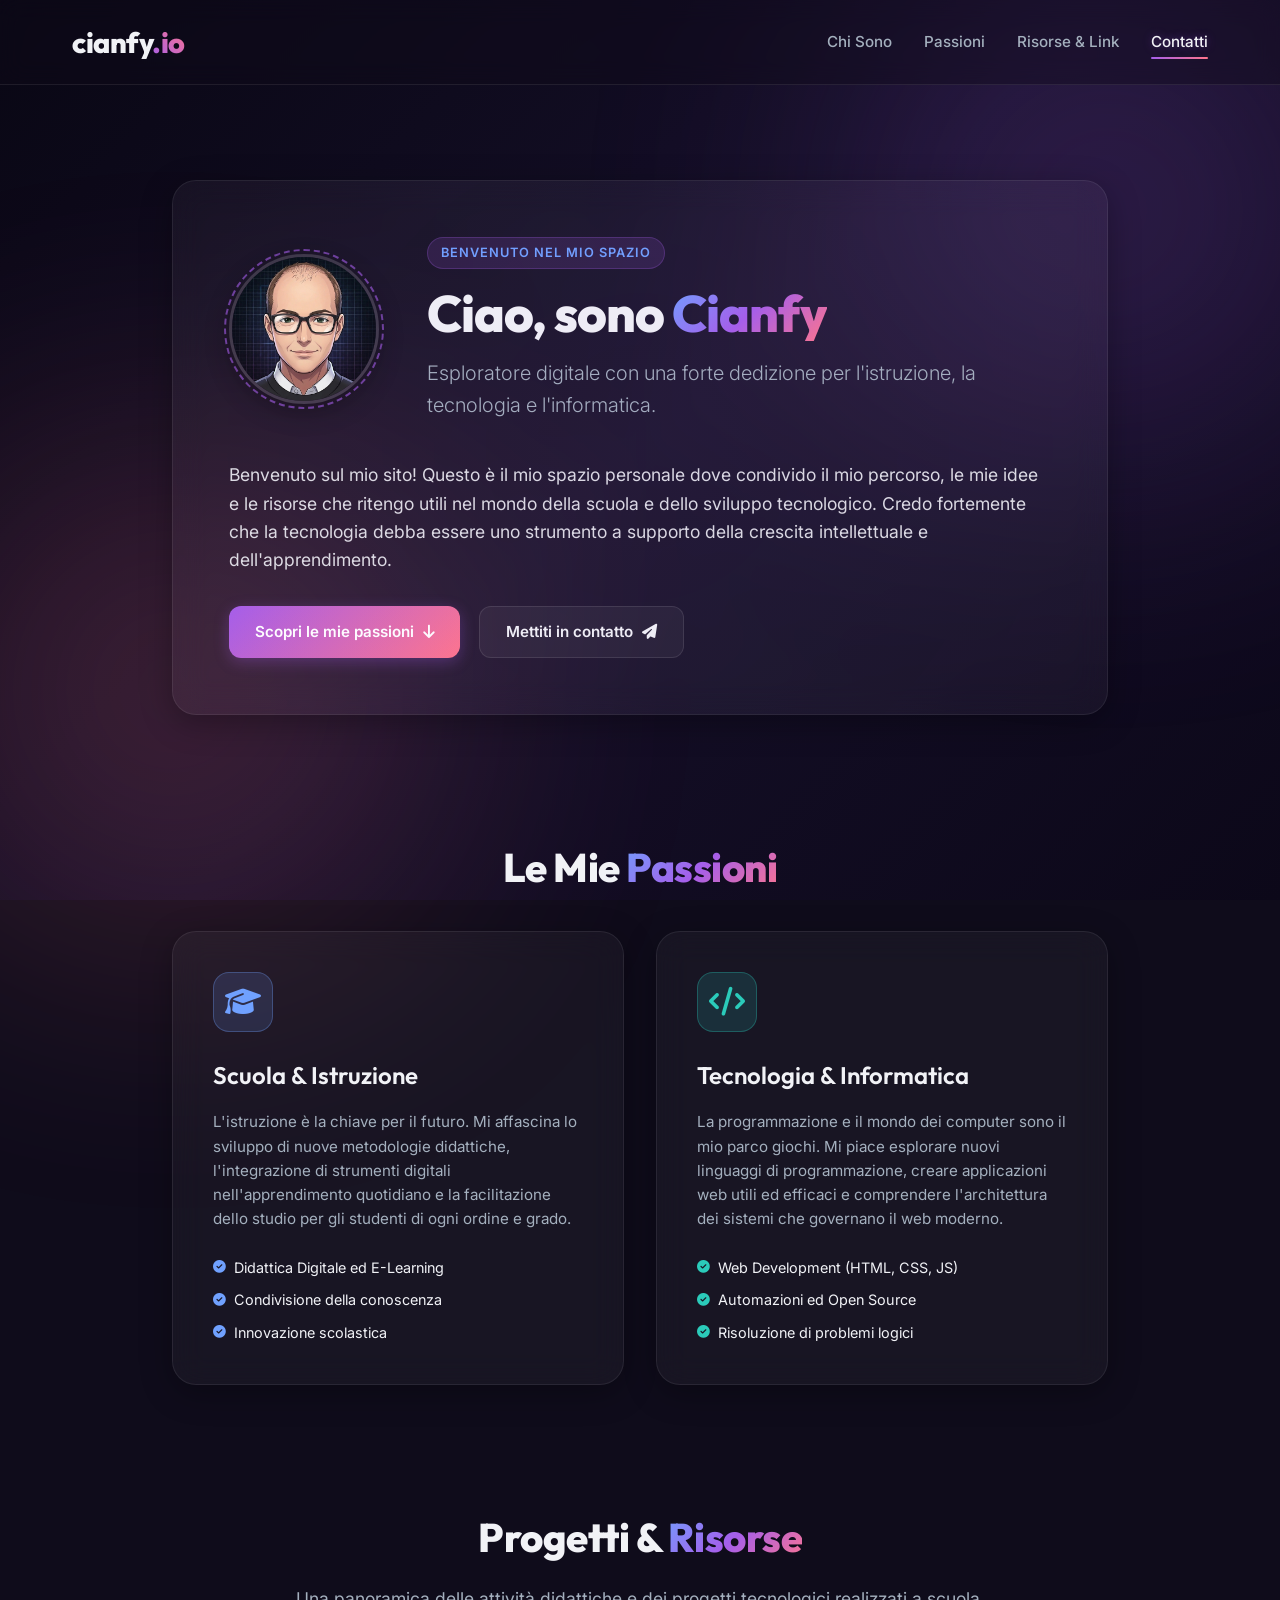
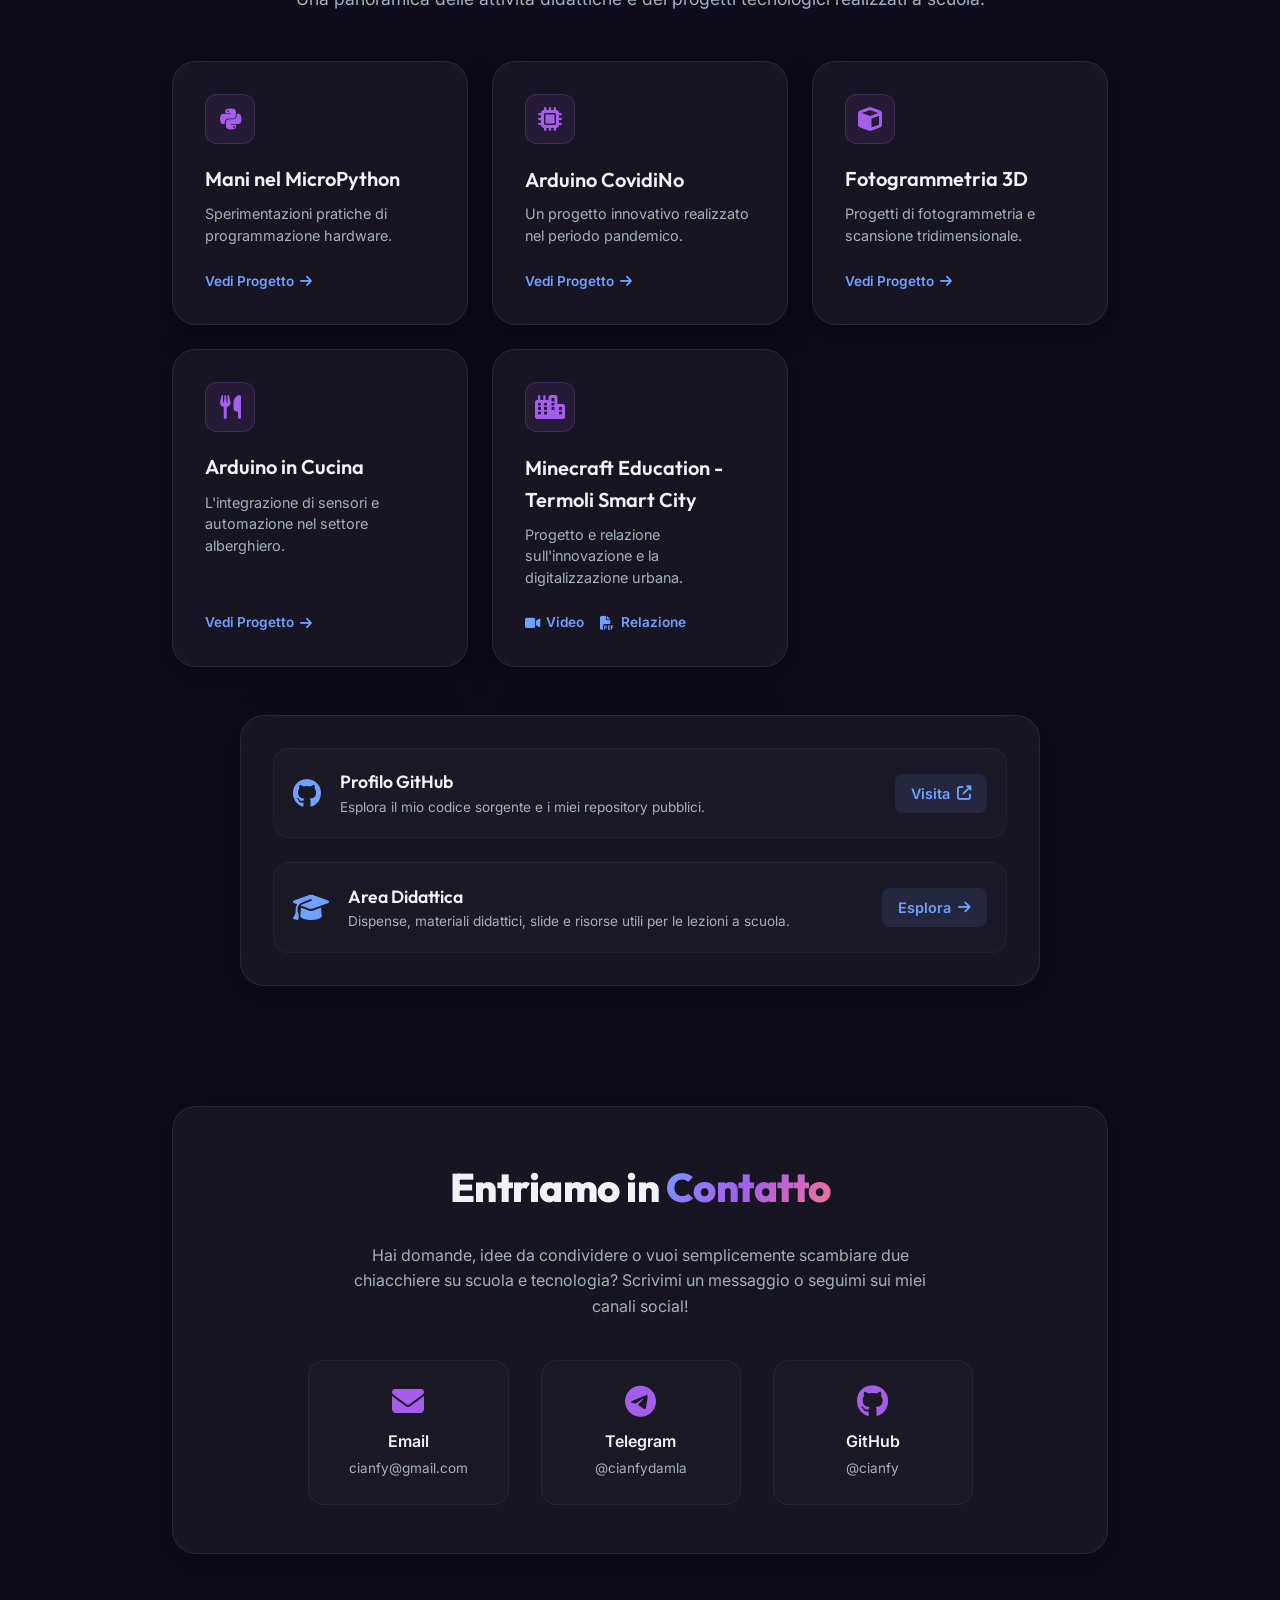
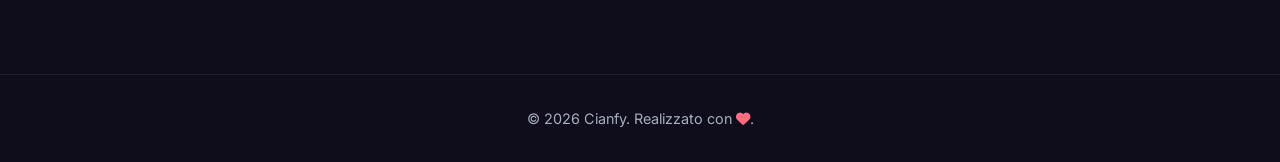
<file: index.html>
<!DOCTYPE html>
<html lang="it">
<head>
    <meta charset="UTF-8">
    <meta name="viewport" content="width=device-width, initial-scale=1.0">
    <title>Cianfy | Scuola, Tecnologia & Informatica</title>
    <meta name="description" content="Sito personale di Cianfy. Scopri le mie passioni per la scuola, l'istruzione, la tecnologia e l'informatica.">
    <!-- Google Fonts -->
    <link rel="preconnect" href="https://fonts.googleapis.com">
    <link rel="preconnect" href="https://fonts.gstatic.com" crossorigin>
    <link href="https://fonts.googleapis.com/css2?family=Outfit:wght@300;400;600;800&family=Inter:wght@300;400;500;600&display=swap" rel="stylesheet">
    <!-- FontAwesome Icons -->
    <link rel="stylesheet" href="https://cdnjs.cloudflare.com/ajax/libs/font-awesome/6.4.0/css/all.min.css">
    <!-- Custom Style -->
    <link rel="stylesheet" href="style.css">
</head>
<body>
    <!-- Animated Gradient Background Overlay -->
    <div class="bg-gradient"></div>
    <div class="bg-glow bg-glow-1"></div>
    <div class="bg-glow bg-glow-2"></div>

    <!-- Navigation Header -->
    <header class="header">
        <nav class="nav-container">
            <a href="#" class="logo">cianfy<span>.io</span></a>
            <ul class="nav-links">
                <li><a href="#about" class="nav-link active">Chi Sono</a></li>
                <li><a href="#passions" class="nav-link">Passioni</a></li>
                <li><a href="#links" class="nav-link">Risorse & Link</a></li>
                <li><a href="#contact" class="nav-link">Contatti</a></li>
            </ul>
            <div class="menu-toggle" id="mobile-menu">
                <i class="fa-solid fa-bars"></i>
            </div>
        </nav>
    </header>

    <!-- Main Content -->
    <main class="main-content">
        <!-- Hero Section / About -->
        <section id="about" class="section hero-section active-section">
            <div class="glass-card hero-card">
                <div class="hero-header">
                    <div class="profile-container">
                        <img src="avatar.jpg" alt="Cianfy Avatar" class="profile-img" onerror="this.src='https://api.dicebear.com/7.x/bottts/svg?seed=cianfy'">
                        <div class="pulse-ring"></div>
                    </div>
                    <div class="hero-intro">
                        <span class="badge">Benvenuto nel mio spazio</span>
                        <h1>Ciao, sono <span class="gradient-text">Cianfy</span></h1>
                        <p class="subtitle">Esploratore digitale con una forte dedizione per l'istruzione, la tecnologia e l'informatica.</p>
                    </div>
                </div>
                <div class="hero-body">
                    <p>Benvenuto sul mio sito! Questo è il mio spazio personale dove condivido il mio percorso, le mie idee e le risorse che ritengo utili nel mondo della scuola e dello sviluppo tecnologico. Credo fortemente che la tecnologia debba essere uno strumento a supporto della crescita intellettuale e dell'apprendimento.</p>
                    <div class="hero-buttons">
                        <a href="#passions" class="btn btn-primary">Scopri le mie passioni <i class="fa-solid fa-arrow-down"></i></a>
                        <a href="#contact" class="btn btn-secondary">Mettiti in contatto <i class="fa-solid fa-paper-plane"></i></a>
                    </div>
                </div>
            </div>
        </section>

        <!-- Passions Section -->
        <section id="passions" class="section">
            <h2 class="section-title">Le Mie <span class="gradient-text">Passioni</span></h2>
            <div class="passions-grid">
                <!-- Education Card -->
                <div class="glass-card passion-card scroll-reveal">
                    <div class="passion-icon education-icon">
                        <i class="fa-solid fa-graduation-cap"></i>
                    </div>
                    <h3>Scuola & Istruzione</h3>
                    <p>L'istruzione è la chiave per il futuro. Mi affascina lo sviluppo di nuove metodologie didattiche, l'integrazione di strumenti digitali nell'apprendimento quotidiano e la facilitazione dello studio per gli studenti di ogni ordine e grado.</p>
                    <ul class="passion-bullets">
                        <li><i class="fa-solid fa-circle-check"></i> Didattica Digitale ed E-Learning</li>
                        <li><i class="fa-solid fa-circle-check"></i> Condivisione della conoscenza</li>
                        <li><i class="fa-solid fa-circle-check"></i> Innovazione scolastica</li>
                    </ul>
                </div>

                <!-- Tech & CS Card -->
                <div class="glass-card passion-card scroll-reveal">
                    <div class="passion-icon tech-icon">
                        <i class="fa-solid fa-code"></i>
                    </div>
                    <h3>Tecnologia & Informatica</h3>
                    <p>La programmazione e il mondo dei computer sono il mio parco giochi. Mi piace esplorare nuovi linguaggi di programmazione, creare applicazioni web utili ed efficaci e comprendere l'architettura dei sistemi che governano il web moderno.</p>
                    <ul class="passion-bullets">
                        <li><i class="fa-solid fa-circle-check"></i> Web Development (HTML, CSS, JS)</li>
                        <li><i class="fa-solid fa-circle-check"></i> Automazioni ed Open Source</li>
                        <li><i class="fa-solid fa-circle-check"></i> Risoluzione di problemi logici</li>
                    </ul>
                </div>
            </div>
        </section>

        <!-- Projects & Resources Section -->
        <section id="links" class="section">
            <h2 class="section-title">Progetti & <span class="gradient-text">Risorse</span></h2>
            <p class="section-subtitle">Una panoramica delle attività didattiche e dei progetti tecnologici realizzati a scuola.</p>
            
            <!-- School Projects Grid -->
            <div class="projects-grid">
                <!-- Project 1 (Ex Project 3) -->
                <div class="glass-card project-card scroll-reveal">
                    <div class="project-icon"><i class="fa-brands fa-python"></i></div>
                    <h4>Mani nel MicroPython</h4>
                    <p>Sperimentazioni pratiche di programmazione hardware.</p>
                    <a href="https://drive.google.com/file/d/1Em0pQvKRKmiqI0V6loxm0PEu9uOTv0y7/view?usp=sharing" target="_blank" rel="noopener noreferrer" class="project-link">Vedi Progetto <i class="fa-solid fa-arrow-right"></i></a>
                </div>

                <!-- Project 2 (Ex Project 4) -->
                <div class="glass-card project-card scroll-reveal">
                    <div class="project-icon"><i class="fa-solid fa-microchip"></i></div>
                    <h4>Arduino CovidiNo</h4>
                    <p>Un progetto innovativo realizzato nel periodo pandemico.</p>
                    <a href="https://drive.google.com/file/d/13TGK6K42lQnt4IXOZpkqXFHPi0sKlXNd/view?usp=sharing" target="_blank" rel="noopener noreferrer" class="project-link">Vedi Progetto <i class="fa-solid fa-arrow-right"></i></a>
                </div>

                <!-- Project 3 (Ex Project 5) -->
                <div class="glass-card project-card scroll-reveal">
                    <div class="project-icon"><i class="fa-solid fa-cube"></i></div>
                    <h4>Fotogrammetria 3D</h4>
                    <p>Progetti di fotogrammetria e scansione tridimensionale.</p>
                    <a href="https://drive.google.com/open?id=1fsMjH5HqKCmXgytMZkQUHZRIHJ5BlwjN" target="_blank" rel="noopener noreferrer" class="project-link">Vedi Progetto <i class="fa-solid fa-arrow-right"></i></a>
                </div>

                <!-- Project 4 (Ex Project 6) -->
                <div class="glass-card project-card scroll-reveal">
                    <div class="project-icon"><i class="fa-solid fa-utensils"></i></div>
                    <h4>Arduino in Cucina</h4>
                    <p>L'integrazione di sensori e automazione nel settore alberghiero.</p>
                    <a href="https://drive.google.com/file/d/1VOjfVPQYXKEAud6_RZJ-yhWJ1UD_L-EH/view?usp=sharing" target="_blank" rel="noopener noreferrer" class="project-link">Vedi Progetto <i class="fa-solid fa-arrow-right"></i></a>
                </div>

                <!-- Project 5 (Ex Project 7) -->
                <div class="glass-card project-card scroll-reveal">
                    <div class="project-icon"><i class="fa-solid fa-city"></i></div>
                    <h4>Minecraft Education - Termoli Smart City</h4>
                    <p>Progetto e relazione sull'innovazione e la digitalizzazione urbana.</p>
                    <div class="project-links-group" style="display: flex; gap: 1rem; width: 100%; margin-top: auto;">
                        <a href="https://drive.google.com/file/d/1KPC4NpGhP0taCCUOGuJEv77RTAk8qF2r/view?usp=sharing" target="_blank" rel="noopener noreferrer" class="project-link"><i class="fa-solid fa-video"></i> Video</a>
                        <a href="https://drive.google.com/file/d/17GGYJ8FghlptGciFFwujxth6CNdYcCT7/view?usp=sharing" target="_blank" rel="noopener noreferrer" class="project-link"><i class="fa-solid fa-file-pdf"></i> Relazione</a>
                    </div>
                </div>
            </div>

            <!-- Other Links -->
            <div class="links-container" style="margin-top: 3rem;">
                <div class="glass-card links-card scroll-reveal">
                    <div class="link-item">
                        <div class="link-info">
                            <i class="fa-brands fa-github link-icon"></i>
                            <div>
                                <h4>Profilo GitHub</h4>
                                <p>Esplora il mio codice sorgente e i miei repository pubblici.</p>
                            </div>
                        </div>
                        <a href="https://github.com/cianfy" target="_blank" rel="noopener noreferrer" class="link-btn">Visita <i class="fa-solid fa-up-right-from-square"></i></a>
                    </div>

                    <div class="link-item">
                        <div class="link-info">
                            <i class="fa-solid fa-graduation-cap link-icon"></i>
                            <div>
                                <h4>Area Didattica</h4>
                                <p>Dispense, materiali didattici, slide e risorse utili per le lezioni a scuola.</p>
                            </div>
                        </div>
                        <a href="didattica.html" class="link-btn">Esplora <i class="fa-solid fa-arrow-right"></i></a>
                    </div>
                </div>
            </div>
        </section>

        <!-- Contact Section -->
        <section id="contact" class="section">
            <div class="glass-card contact-card scroll-reveal">
                <h2 class="section-title">Entriamo in <span class="gradient-text">Contatto</span></h2>
                <p>Hai domande, idee da condividere o vuoi semplicemente scambiare due chiacchiere su scuola e tecnologia? Scrivimi un messaggio o seguimi sui miei canali social!</p>
                <div class="contact-methods">
                    <a href="mailto:cianfy@gmail.com" class="contact-method-card">
                        <i class="fa-solid fa-envelope"></i>
                        <span>Email</span>
                        <p>cianfy@gmail.com</p>
                    </a>
                    <a href="https://t.me/cianfydamla" target="_blank" rel="noopener noreferrer" class="contact-method-card">
                        <i class="fa-brands fa-telegram"></i>
                        <span>Telegram</span>
                        <p>@cianfydamla</p>
                    </a>
                    <a href="https://github.com/cianfy" target="_blank" rel="noopener noreferrer" class="contact-method-card">
                        <i class="fa-brands fa-github"></i>
                        <span>GitHub</span>
                        <p>@cianfy</p>
                    </a>
                </div>
            </div>
        </section>
    </main>

    <!-- Footer -->
    <footer class="footer">
        <p>&copy; 2026 Cianfy. Realizzato con <i class="fa-solid fa-heart" style="color: #ff6b81;"></i>.</p>
    </footer>

    <!-- Custom Script -->
    <script src="app.js"></script>
</body>
</html>
</file>
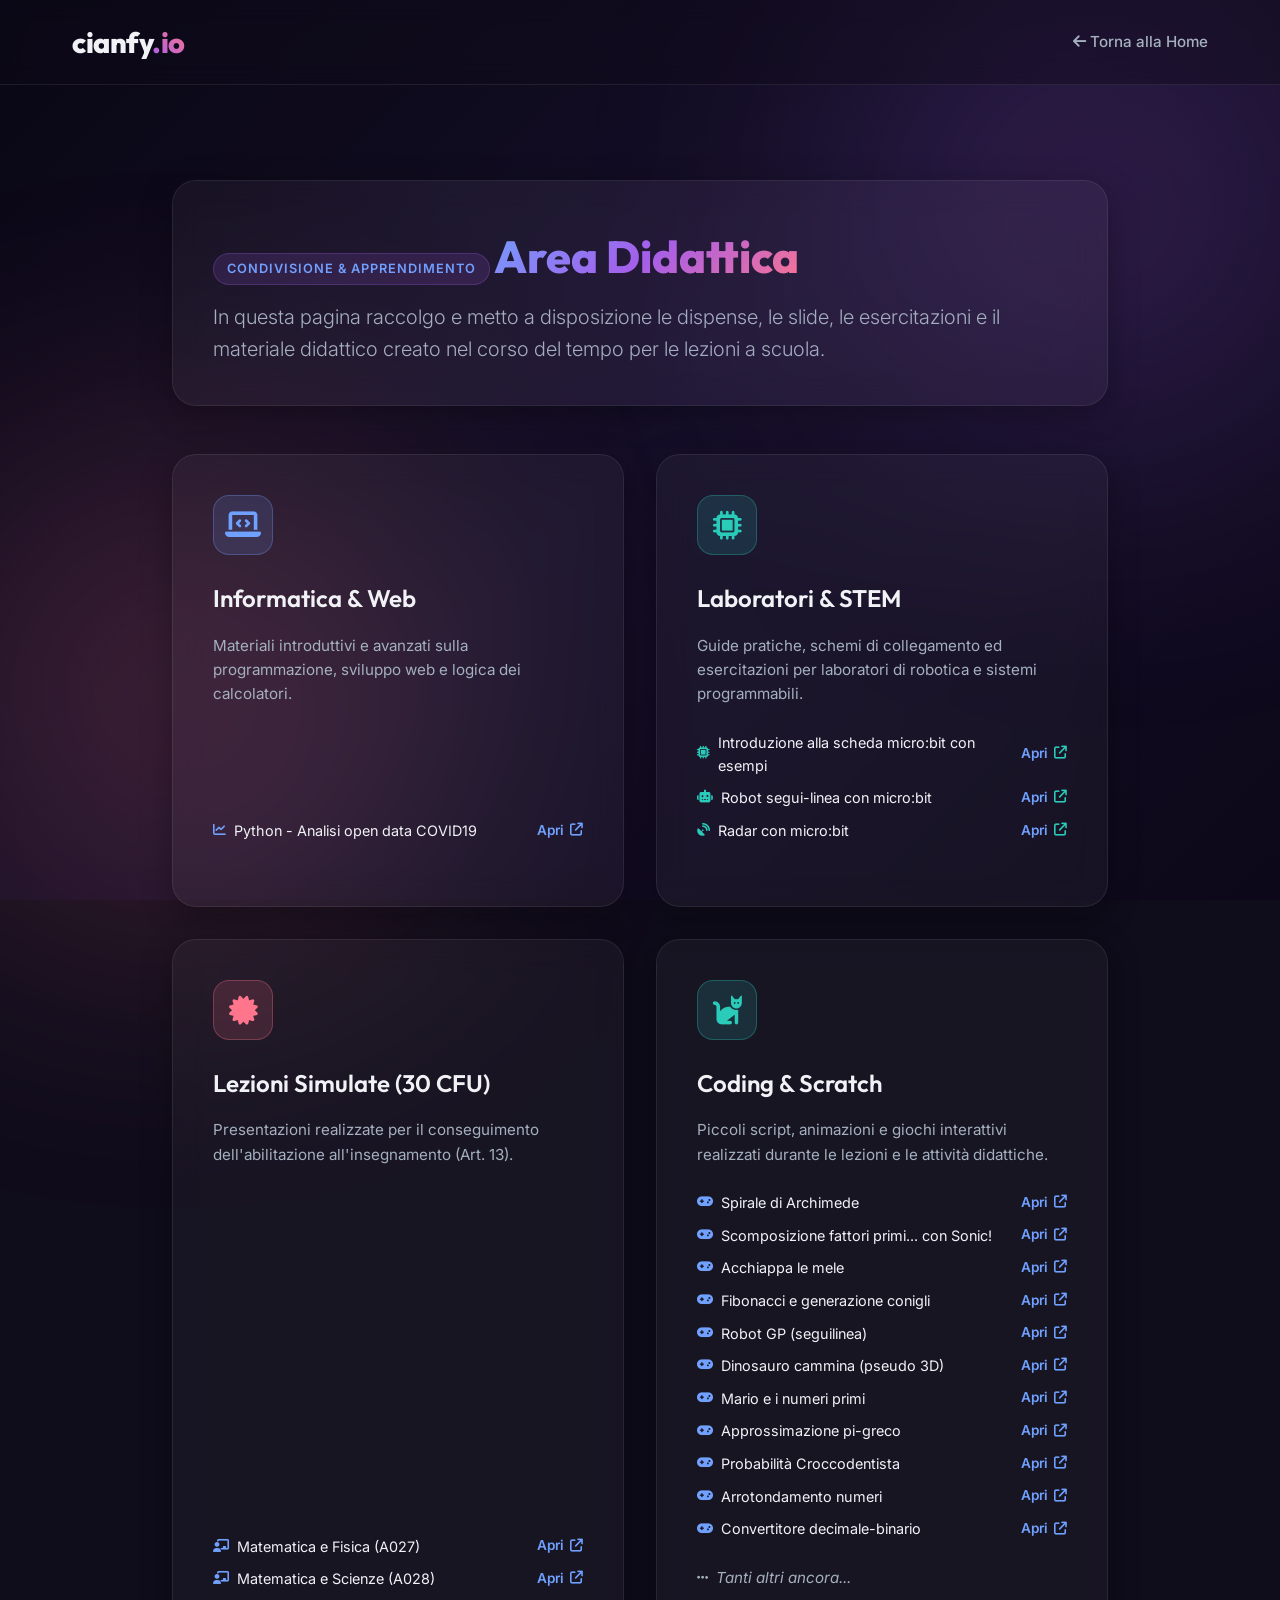
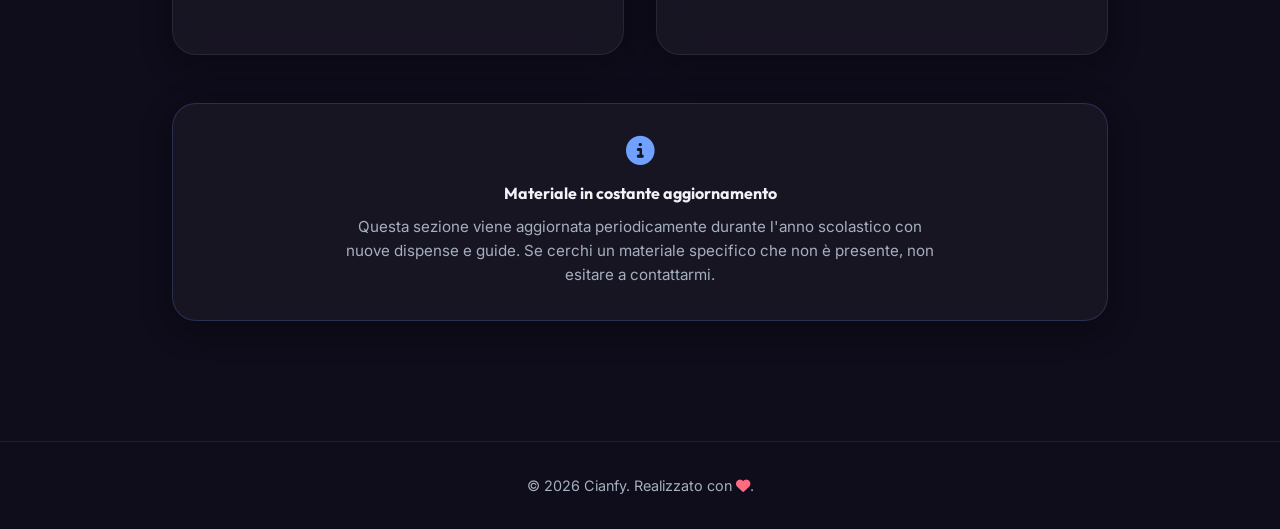
<file: didattica.html>
<!DOCTYPE html>
<html lang="it">
<head>
    <meta charset="UTF-8">
    <meta name="viewport" content="width=device-width, initial-scale=1.0">
    <title>Area Didattica | Cianfy</title>
    <meta name="description" content="Materiali didattici, dispense, slide e risorse utili per gli studenti e le lezioni a scuola curate da Cianfy.">
    <!-- Google Fonts -->
    <link rel="preconnect" href="https://fonts.googleapis.com">
    <link rel="preconnect" href="https://fonts.gstatic.com" crossorigin>
    <link href="https://fonts.googleapis.com/css2?family=Outfit:wght@300;400;600;800&family=Inter:wght@300;400;500;600&display=swap" rel="stylesheet">
    <!-- FontAwesome Icons -->
    <link rel="stylesheet" href="https://cdnjs.cloudflare.com/ajax/libs/font-awesome/6.4.0/css/all.min.css">
    <!-- Custom Style -->
    <link rel="stylesheet" href="style.css">
</head>
<body>
    <!-- Animated Gradient Background Overlay -->
    <div class="bg-gradient"></div>
    <div class="bg-glow bg-glow-1"></div>
    <div class="bg-glow bg-glow-2"></div>

    <!-- Navigation Header -->
    <header class="header">
        <nav class="nav-container">
            <a href="index.html" class="logo">cianfy<span>.io</span></a>
            <ul class="nav-links">
                <li><a href="index.html" class="nav-link"><i class="fa-solid fa-arrow-left"></i> Torna alla Home</a></li>
            </ul>
        </nav>
    </header>

    <!-- Main Content -->
    <main class="main-content">
        <section class="section">
            <div class="glass-card hero-card" style="padding: 2.5rem; margin-bottom: 3rem;">
                <span class="badge">Condivisione & Apprendimento</span>
                <h1 class="gradient-text" style="font-size: 2.8rem; margin-bottom: 0.5rem; font-family: var(--font-heading); font-weight: 800;">Area Didattica</h1>
                <p class="subtitle" style="margin-bottom: 0;">In questa pagina raccolgo e metto a disposizione le dispense, le slide, le esercitazioni e il materiale didattico creato nel corso del tempo per le lezioni a scuola.</p>
            </div>

            <!-- Material Categories -->
            <div class="passions-grid">
                <!-- Category 1: Informatica -->
                <div class="glass-card passion-card scroll-reveal">
                    <div class="passion-icon education-icon">
                        <i class="fa-solid fa-laptop-code"></i>
                    </div>
                    <h3>Informatica & Web</h3>
                    <p>Materiali introduttivi e avanzati sulla programmazione, sviluppo web e logica dei calcolatori.</p>
                    <ul class="passion-bullets" style="margin-bottom: 1.5rem;">
                        <li>
                            <i class="fa-solid fa-chart-line"></i> 
                            <span>Python - Analisi open data COVID19</span>
                            <a href="https://canva.link/tqc76rqkbnpi5z3" target="_blank" rel="noopener noreferrer" class="project-link" style="margin-left: auto;">Apri <i class="fa-solid fa-arrow-up-right-from-square"></i></a>
                        </li>
                    </ul>
                </div>

                <!-- Category 2: Laboratori & Arduino -->
                <div class="glass-card passion-card scroll-reveal">
                    <div class="passion-icon tech-icon">
                        <i class="fa-solid fa-microchip"></i>
                    </div>
                    <h3>Laboratori & STEM</h3>
                    <p>Guide pratiche, schemi di collegamento ed esercitazioni per laboratori di robotica e sistemi programmabili.</p>
                    <ul class="passion-bullets" style="margin-bottom: 1.5rem;">
                        <li>
                            <i class="fa-solid fa-microchip"></i> 
                            <span>Introduzione alla scheda micro:bit con esempi</span>
                            <a href="https://canva.link/wdy48urnnvhljxo" target="_blank" rel="noopener noreferrer" class="project-link" style="margin-left: auto;">Apri <i class="fa-solid fa-arrow-up-right-from-square"></i></a>
                        </li>
                        <li>
                            <i class="fa-solid fa-robot"></i> 
                            <span>Robot segui-linea con micro:bit</span>
                            <a href="https://canva.link/u8o5cirmqs1b7c5" target="_blank" rel="noopener noreferrer" class="project-link" style="margin-left: auto;">Apri <i class="fa-solid fa-arrow-up-right-from-square"></i></a>
                        </li>
                        <li>
                            <i class="fa-solid fa-satellite-dish"></i> 
                            <span>Radar con micro:bit</span>
                            <a href="https://canva.link/9mb5nslrfqjzwq1" target="_blank" rel="noopener noreferrer" class="project-link" style="margin-left: auto;">Apri <i class="fa-solid fa-arrow-up-right-from-square"></i></a>
                        </li>
                    </ul>
                </div>

                <!-- Category 3: Abilitazione -->
                <div class="glass-card passion-card scroll-reveal">
                    <div class="passion-icon education-icon" style="background: rgba(255, 117, 140, 0.15); color: var(--accent-pink); border: 1px solid rgba(255, 117, 140, 0.3);">
                        <i class="fa-solid fa-certificate"></i>
                    </div>
                    <h3>Lezioni Simulate (30 CFU)</h3>
                    <p>Presentazioni realizzate per il conseguimento dell'abilitazione all'insegnamento (Art. 13).</p>
                    <ul class="passion-bullets" style="margin-bottom: 1.5rem;">
                        <li>
                            <i class="fa-solid fa-chalkboard-user"></i> 
                            <span>Matematica e Fisica (A027)</span>
                            <a href="https://canva.link/l5qhdkt7t2nkqrt" target="_blank" rel="noopener noreferrer" class="project-link" style="margin-left: auto;">Apri <i class="fa-solid fa-arrow-up-right-from-square"></i></a>
                        </li>
                        <li>
                            <i class="fa-solid fa-chalkboard-user"></i> 
                            <span>Matematica e Scienze (A028)</span>
                            <a href="https://canva.link/lbshheg37whqppf" target="_blank" rel="noopener noreferrer" class="project-link" style="margin-left: auto;">Apri <i class="fa-solid fa-arrow-up-right-from-square"></i></a>
                        </li>
                    </ul>
                </div>

                <!-- Category 4: Scratch -->
                <div class="glass-card passion-card scroll-reveal">
                    <div class="passion-icon education-icon" style="background: rgba(43, 203, 186, 0.15); color: var(--accent-cyan); border: 1px solid rgba(43, 203, 186, 0.3);">
                        <i class="fa-solid fa-cat"></i>
                    </div>
                    <h3>Coding & Scratch</h3>
                    <p>Piccoli script, animazioni e giochi interattivi realizzati durante le lezioni e le attività didattiche.</p>
                    <ul class="passion-bullets" style="margin-bottom: 1.5rem;">
                        <li>
                            <i class="fa-solid fa-gamepad"></i> 
                            <span>Spirale di Archimede</span>
                            <a href="https://scratch.mit.edu/projects/1131473443" target="_blank" rel="noopener noreferrer" class="project-link" style="margin-left: auto;">Apri <i class="fa-solid fa-arrow-up-right-from-square"></i></a>
                        </li>
                        <li>
                            <i class="fa-solid fa-gamepad"></i> 
                            <span>Scomposizione fattori primi... con Sonic!</span>
                            <a href="https://scratch.mit.edu/projects/830520308" target="_blank" rel="noopener noreferrer" class="project-link" style="margin-left: auto;">Apri <i class="fa-solid fa-arrow-up-right-from-square"></i></a>
                        </li>
                        <li>
                            <i class="fa-solid fa-gamepad"></i> 
                            <span>Acchiappa le mele</span>
                            <a href="https://scratch.mit.edu/projects/837017255" target="_blank" rel="noopener noreferrer" class="project-link" style="margin-left: auto;">Apri <i class="fa-solid fa-arrow-up-right-from-square"></i></a>
                        </li>
                        <li>
                            <i class="fa-solid fa-gamepad"></i> 
                            <span>Fibonacci e generazione conigli</span>
                            <a href="https://scratch.mit.edu/projects/615679580" target="_blank" rel="noopener noreferrer" class="project-link" style="margin-left: auto;">Apri <i class="fa-solid fa-arrow-up-right-from-square"></i></a>
                        </li>
                        <li>
                            <i class="fa-solid fa-gamepad"></i> 
                            <span>Robot GP (seguilinea)</span>
                            <a href="https://scratch.mit.edu/projects/831263995" target="_blank" rel="noopener noreferrer" class="project-link" style="margin-left: auto;">Apri <i class="fa-solid fa-arrow-up-right-from-square"></i></a>
                        </li>
                        <li>
                            <i class="fa-solid fa-gamepad"></i> 
                            <span>Dinosauro cammina (pseudo 3D)</span>
                            <a href="https://scratch.mit.edu/projects/830712186" target="_blank" rel="noopener noreferrer" class="project-link" style="margin-left: auto;">Apri <i class="fa-solid fa-arrow-up-right-from-square"></i></a>
                        </li>
                        <li>
                            <i class="fa-solid fa-gamepad"></i> 
                            <span>Mario e i numeri primi</span>
                            <a href="https://scratch.mit.edu/projects/829828758" target="_blank" rel="noopener noreferrer" class="project-link" style="margin-left: auto;">Apri <i class="fa-solid fa-arrow-up-right-from-square"></i></a>
                        </li>
                        <li>
                            <i class="fa-solid fa-gamepad"></i> 
                            <span>Approssimazione pi-greco</span>
                            <a href="https://scratch.mit.edu/projects/609406790" target="_blank" rel="noopener noreferrer" class="project-link" style="margin-left: auto;">Apri <i class="fa-solid fa-arrow-up-right-from-square"></i></a>
                        </li>
                        <li>
                            <i class="fa-solid fa-gamepad"></i> 
                            <span>Probabilità Croccodentista</span>
                            <a href="https://scratch.mit.edu/projects/615759434" target="_blank" rel="noopener noreferrer" class="project-link" style="margin-left: auto;">Apri <i class="fa-solid fa-arrow-up-right-from-square"></i></a>
                        </li>
                        <li>
                            <i class="fa-solid fa-gamepad"></i> 
                            <span>Arrotondamento numeri</span>
                            <a href="https://scratch.mit.edu/projects/608170784" target="_blank" rel="noopener noreferrer" class="project-link" style="margin-left: auto;">Apri <i class="fa-solid fa-arrow-up-right-from-square"></i></a>
                        </li>
                        <li>
                            <i class="fa-solid fa-gamepad"></i> 
                            <span>Convertitore decimale-binario</span>
                            <a href="https://scratch.mit.edu/projects/584958824" target="_blank" rel="noopener noreferrer" class="project-link" style="margin-left: auto;">Apri <i class="fa-solid fa-arrow-up-right-from-square"></i></a>
                        </li>
                        <li style="margin-top: 1rem; color: var(--text-muted); font-style: italic; font-size: 0.95rem;">
                            <i class="fa-solid fa-ellipsis" style="color: var(--text-muted);"></i> 
                            <span>Tanti altri ancora...</span>
                        </li>
                    </ul>
                </div>
            </div>

            <!-- Notice for future updates -->
            <div class="glass-card scroll-reveal" style="padding: 2rem; margin-top: 3rem; text-align: center; border-color: rgba(112, 161, 255, 0.2);">
                <i class="fa-solid fa-circle-info" style="font-size: 1.8rem; color: var(--primary-color); margin-bottom: 1rem;"></i>
                <h4 style="margin-bottom: 0.5rem; font-family: var(--font-heading);">Materiale in costante aggiornamento</h4>
                <p style="color: var(--text-muted); font-size: 0.95rem; max-width: 600px; margin: 0 auto;">Questa sezione viene aggiornata periodicamente durante l'anno scolastico con nuove dispense e guide. Se cerchi un materiale specifico che non è presente, non esitare a contattarmi.</p>
            </div>
        </section>
    </main>

    <!-- Footer -->
    <footer class="footer">
        <p>&copy; 2026 Cianfy. Realizzato con <i class="fa-solid fa-heart" style="color: #ff6b81;"></i>.</p>
    </footer>

    <!-- Custom Script -->
    <script src="app.js"></script>
</body>
</html>
</file>
<file: style.css>
/* Modern CSS Reset & Setup */
*, *::before, *::after {
    box-sizing: border-box;
    margin: 0;
    padding: 0;
}

:root {
    --bg-color: #0f0c1b;
    --text-color: #f1f2f6;
    --text-muted: #a4b0be;
    --primary-color: #70a1ff;
    --accent-purple: #a55eea;
    --accent-pink: #ff758c;
    --accent-cyan: #2bcbba;
    
    /* Glassmorphism Variables */
    --glass-bg: rgba(255, 255, 255, 0.04);
    --glass-border: rgba(255, 255, 255, 0.08);
    --glass-shadow: rgba(0, 0, 0, 0.3);
    --glass-glow: rgba(165, 94, 234, 0.15);
    
    --font-heading: 'Outfit', sans-serif;
    --font-body: 'Inter', sans-serif;
}

html {
    scroll-behavior: smooth;
}

body {
    background-color: var(--bg-color);
    color: var(--text-color);
    font-family: var(--font-body);
    min-height: 100vh;
    overflow-x: hidden;
    position: relative;
    line-height: 1.6;
}

/* Background Gradients & Glow Effects */
.bg-gradient {
    position: fixed;
    top: 0;
    left: 0;
    width: 100%;
    height: 100%;
    z-index: -3;
    background: linear-gradient(135deg, #090714 0%, #150f28 50%, #0c0819 100%);
}

.bg-glow {
    position: fixed;
    width: 600px;
    height: 600px;
    border-radius: 50%;
    filter: blur(140px);
    z-index: -2;
    opacity: 0.45;
    pointer-events: none;
    animation: floatGlow 25s infinite alternate ease-in-out;
}

.bg-glow-1 {
    background: radial-gradient(circle, var(--accent-purple) 0%, transparent 70%);
    top: -10%;
    right: -10%;
    animation-delay: 0s;
}

.bg-glow-2 {
    background: radial-gradient(circle, var(--accent-pink) 0%, transparent 70%);
    bottom: -10%;
    left: -10%;
    animation-delay: -5s;
}

@keyframes floatGlow {
    0% {
        transform: translate(0, 0) scale(1);
    }
    50% {
        transform: translate(80px, -50px) scale(1.1);
    }
    100% {
        transform: translate(-50px, 80px) scale(0.9);
    }
}

/* Navigation Header */
.header {
    position: fixed;
    top: 0;
    left: 0;
    width: 100%;
    z-index: 100;
    background: rgba(15, 12, 27, 0.4);
    backdrop-filter: blur(12px);
    -webkit-backdrop-filter: blur(12px);
    border-bottom: 1px solid var(--glass-border);
    transition: all 0.3s ease;
}

.nav-container {
    max-width: 1200px;
    margin: 0 auto;
    padding: 1.2rem 2rem;
    display: flex;
    justify-content: space-between;
    align-items: center;
}

.logo {
    font-family: var(--font-heading);
    font-size: 1.8rem;
    font-weight: 800;
    color: var(--text-color);
    text-decoration: none;
    letter-spacing: -0.5px;
}

.logo span {
    color: var(--primary-color);
    background: linear-gradient(45deg, var(--accent-purple), var(--accent-pink));
    -webkit-background-clip: text;
    -webkit-text-fill-color: transparent;
}

.nav-links {
    display: flex;
    list-style: none;
    gap: 2rem;
}

.nav-link {
    color: var(--text-muted);
    text-decoration: none;
    font-size: 0.95rem;
    font-weight: 500;
    transition: color 0.3s ease, text-shadow 0.3s ease;
    position: relative;
    padding: 0.5rem 0;
}

.nav-link::after {
    content: '';
    position: absolute;
    bottom: 0;
    left: 0;
    width: 0;
    height: 2px;
    background: linear-gradient(90deg, var(--accent-purple), var(--accent-pink));
    transition: width 0.3s ease;
    border-radius: 2px;
}

.nav-link:hover, .nav-link.active {
    color: var(--text-color);
    text-shadow: 0 0 10px rgba(165, 94, 234, 0.4);
}

.nav-link:hover::after, .nav-link.active::after {
    width: 100%;
}

.menu-toggle {
    display: none;
    font-size: 1.5rem;
    cursor: pointer;
    color: var(--text-color);
}

/* Glassmorphism Card Style */
.glass-card {
    background: var(--glass-bg);
    border: 1px solid var(--glass-border);
    backdrop-filter: blur(16px);
    -webkit-backdrop-filter: blur(16px);
    border-radius: 24px;
    box-shadow: 0 8px 32px 0 var(--glass-shadow);
    transition: transform 0.4s cubic-bezier(0.165, 0.84, 0.44, 1), 
                box-shadow 0.4s cubic-bezier(0.165, 0.84, 0.44, 1),
                border-color 0.4s ease;
}

.glass-card:hover {
    transform: translateY(-5px);
    border-color: rgba(255, 255, 255, 0.15);
    box-shadow: 0 12px 40px 0 rgba(0, 0, 0, 0.4), 
                0 0 20px 0 var(--glass-glow);
}

/* Layout Main Content */
.main-content {
    max-width: 1000px;
    margin: 120px auto 60px;
    padding: 0 2rem;
}

/* Sections */
.section {
    padding: 60px 0;
    min-height: auto;
}

.section-title {
    font-family: var(--font-heading);
    font-size: 2.5rem;
    font-weight: 800;
    margin-bottom: 1rem;
    text-align: center;
    letter-spacing: -0.5px;
}

.section-subtitle {
    text-align: center;
    color: var(--text-muted);
    margin-bottom: 3rem;
    font-size: 1.1rem;
}

.gradient-text {
    background: linear-gradient(135deg, var(--primary-color) 0%, var(--accent-purple) 50%, var(--accent-pink) 100%);
    -webkit-background-clip: text;
    -webkit-text-fill-color: transparent;
    display: inline-block;
}

/* Hero Section */
.hero-card {
    padding: 3.5rem;
    position: relative;
    overflow: hidden;
}

.hero-card::before {
    content: '';
    position: absolute;
    top: -50%;
    left: -50%;
    width: 200%;
    height: 200%;
    background: radial-gradient(circle, rgba(165, 94, 234, 0.05) 0%, transparent 60%);
    pointer-events: none;
}

.hero-header {
    display: flex;
    align-items: center;
    gap: 3rem;
    margin-bottom: 2.5rem;
}

.profile-container {
    position: relative;
    width: 150px;
    height: 150px;
    flex-shrink: 0;
}

.profile-img {
    width: 100%;
    height: 100%;
    object-fit: cover;
    border-radius: 50%;
    border: 3px solid rgba(255, 255, 255, 0.15);
    box-shadow: 0 8px 24px rgba(0,0,0,0.3);
}

.pulse-ring {
    position: absolute;
    top: -5px;
    left: -5px;
    right: -5px;
    bottom: -5px;
    border-radius: 50%;
    border: 2px dashed var(--accent-purple);
    animation: spin 30s linear infinite;
    opacity: 0.6;
}

@keyframes spin {
    100% {
        transform: rotate(360deg);
    }
}

.hero-intro {
    flex-grow: 1;
}

.badge {
    background: rgba(165, 94, 234, 0.15);
    color: var(--primary-color);
    border: 1px solid rgba(165, 94, 234, 0.25);
    padding: 0.3rem 0.8rem;
    border-radius: 20px;
    font-size: 0.8rem;
    font-weight: 600;
    text-transform: uppercase;
    letter-spacing: 1px;
    display: inline-block;
    margin-bottom: 1rem;
}

.hero-intro h1 {
    font-family: var(--font-heading);
    font-size: 3.2rem;
    font-weight: 800;
    line-height: 1.1;
    margin-bottom: 1rem;
    letter-spacing: -1px;
}

.subtitle {
    font-size: 1.25rem;
    color: var(--text-muted);
    font-weight: 300;
}

.hero-body {
    font-size: 1.1rem;
    color: rgba(241, 242, 246, 0.9);
}

.hero-body p {
    margin-bottom: 2rem;
}

.hero-buttons {
    display: flex;
    gap: 1.2rem;
}

/* Buttons */
.btn {
    display: inline-flex;
    align-items: center;
    gap: 0.6rem;
    padding: 0.8rem 1.6rem;
    border-radius: 12px;
    font-family: var(--font-body);
    font-size: 0.95rem;
    font-weight: 600;
    text-decoration: none;
    cursor: pointer;
    transition: all 0.3s ease;
}

.btn-primary {
    background: linear-gradient(135deg, var(--accent-purple), var(--accent-pink));
    color: #fff;
    border: none;
    box-shadow: 0 4px 15px rgba(165, 94, 234, 0.3);
}

.btn-primary:hover {
    transform: translateY(-2px);
    box-shadow: 0 6px 20px rgba(165, 94, 234, 0.5);
}

.btn-secondary {
    background: rgba(255, 255, 255, 0.05);
    color: var(--text-color);
    border: 1px solid rgba(255, 255, 255, 0.1);
}

.btn-secondary:hover {
    background: rgba(255, 255, 255, 0.1);
    border-color: rgba(255, 255, 255, 0.2);
    transform: translateY(-2px);
}

/* Passions Section */
.passions-grid {
    display: grid;
    grid-template-columns: repeat(auto-fit, minmax(300px, 1fr));
    gap: 2rem;
    margin-top: 2rem;
}

.passion-card {
    padding: 2.5rem;
    display: flex;
    flex-direction: column;
    height: 100%;
}

.passion-icon {
    width: 60px;
    height: 60px;
    border-radius: 16px;
    display: flex;
    align-items: center;
    justify-content: center;
    font-size: 1.8rem;
    margin-bottom: 1.5rem;
}

.education-icon {
    background: rgba(112, 161, 255, 0.15);
    color: var(--primary-color);
    border: 1px solid rgba(112, 161, 255, 0.3);
}

.tech-icon {
    background: rgba(43, 203, 186, 0.15);
    color: var(--accent-cyan);
    border: 1px solid rgba(43, 203, 186, 0.3);
}

.passion-card h3 {
    font-family: var(--font-heading);
    font-size: 1.5rem;
    font-weight: 600;
    margin-bottom: 1rem;
}

.passion-card p {
    color: var(--text-muted);
    font-size: 0.95rem;
    margin-bottom: 1.5rem;
    flex-grow: 1;
}

.passion-bullets {
    list-style: none;
    display: flex;
    flex-direction: column;
    gap: 0.6rem;
}

.passion-bullets li {
    font-size: 0.9rem;
    display: flex;
    align-items: center;
    gap: 0.5rem;
    color: var(--text-color);
}

.passion-bullets li i {
    color: var(--accent-cyan);
    font-size: 0.8rem;
}

.education-icon + h3 + p + .passion-bullets li i {
    color: var(--primary-color);
}

/* Projects Section */
.projects-grid {
    display: grid;
    grid-template-columns: repeat(auto-fit, minmax(280px, 1fr));
    gap: 1.5rem;
    margin-top: 2rem;
    margin-bottom: 2rem;
}

.project-card {
    padding: 2rem;
    display: flex;
    flex-direction: column;
    height: 100%;
    align-items: flex-start;
}

.project-icon {
    width: 50px;
    height: 50px;
    border-radius: 12px;
    display: flex;
    align-items: center;
    justify-content: center;
    font-size: 1.5rem;
    margin-bottom: 1.2rem;
    background: rgba(165, 94, 234, 0.1);
    color: var(--accent-purple);
    border: 1px solid rgba(165, 94, 234, 0.2);
}

.project-card h4 {
    font-family: var(--font-heading);
    font-size: 1.25rem;
    font-weight: 600;
    margin-bottom: 0.5rem;
}

.project-card p {
    color: var(--text-muted);
    font-size: 0.9rem;
    margin-bottom: 1.5rem;
    flex-grow: 1;
    line-height: 1.5;
}

.project-link {
    text-decoration: none;
    color: var(--primary-color);
    font-size: 0.85rem;
    font-weight: 600;
    display: inline-flex;
    align-items: center;
    gap: 0.4rem;
    transition: transform 0.2s ease, color 0.2s ease;
}

.project-link:hover {
    color: var(--accent-pink);
    transform: translateX(3px);
}

/* Links & Resources */
.links-container {
    max-width: 800px;
    margin: 0 auto;
}

.links-card {
    padding: 2rem;
    display: flex;
    flex-direction: column;
    gap: 1.5rem;
}

.link-item {
    display: flex;
    align-items: center;
    justify-content: space-between;
    padding: 1.2rem;
    border-radius: 16px;
    background: rgba(255, 255, 255, 0.02);
    border: 1px solid rgba(255, 255, 255, 0.04);
    transition: all 0.3s ease;
}

.link-item:hover {
    background: rgba(255, 255, 255, 0.05);
    border-color: rgba(255, 255, 255, 0.1);
    transform: scale(1.01);
}

.link-info {
    display: flex;
    align-items: center;
    gap: 1.2rem;
}

.link-icon {
    font-size: 1.8rem;
    color: var(--primary-color);
}

.link-info h4 {
    font-family: var(--font-heading);
    font-size: 1.1rem;
    font-weight: 600;
}

.link-info p {
    font-size: 0.85rem;
    color: var(--text-muted);
}

.link-btn {
    text-decoration: none;
    color: var(--primary-color);
    font-size: 0.9rem;
    font-weight: 600;
    display: inline-flex;
    align-items: center;
    gap: 0.4rem;
    padding: 0.5rem 1rem;
    border-radius: 8px;
    background: rgba(112, 161, 255, 0.1);
    transition: all 0.3s ease;
}

.link-btn:hover {
    background: var(--primary-color);
    color: #0f0c1b;
}

.link-btn.disabled {
    pointer-events: none;
    background: rgba(255,255,255,0.05);
    color: var(--text-muted);
}

/* Contact */
.contact-card {
    padding: 3rem;
    text-align: center;
}

.contact-card .section-title {
    margin-bottom: 1.5rem;
}

.contact-card p {
    max-width: 600px;
    margin: 0 auto 2.5rem;
    color: var(--text-muted);
}

.contact-methods {
    display: flex;
    justify-content: center;
    gap: 2rem;
    flex-wrap: wrap;
}

.contact-method-card {
    text-decoration: none;
    background: rgba(255, 255, 255, 0.02);
    border: 1px solid rgba(255, 255, 255, 0.05);
    padding: 1.5rem 2.5rem;
    border-radius: 16px;
    color: var(--text-color);
    min-width: 200px;
    transition: all 0.3s ease;
}

.contact-method-card:hover {
    background: rgba(165, 94, 234, 0.05);
    border-color: rgba(165, 94, 234, 0.2);
    transform: translateY(-3px);
}

.contact-method-card i {
    font-size: 2rem;
    color: var(--accent-purple);
    margin-bottom: 0.8rem;
    display: block;
}

.contact-method-card span {
    font-weight: 600;
    display: block;
    margin-bottom: 0.2rem;
}

.contact-method-card p {
    font-size: 0.85rem;
    color: var(--text-muted);
    margin: 0;
}

/* Footer */
.footer {
    border-top: 1px solid var(--glass-border);
    padding: 2rem 0;
    text-align: center;
    color: var(--text-muted);
    font-size: 0.9rem;
}

/* Transitions for Scroll Reveal */
.scroll-reveal {
    opacity: 0;
    transform: translateY(30px);
    transition: opacity 0.8s ease, transform 0.8s ease;
}

.scroll-reveal.reveal-active {
    opacity: 1;
    transform: translateY(0);
}

/* Mobile Responsive */
@media (max-width: 768px) {
    .menu-toggle {
        display: block;
    }
    
    .nav-links {
        display: none;
        flex-direction: column;
        position: absolute;
        top: 100%;
        left: 0;
        width: 100%;
        background: rgba(15, 12, 27, 0.95);
        backdrop-filter: blur(20px);
        -webkit-backdrop-filter: blur(20px);
        border-bottom: 1px solid var(--glass-border);
        padding: 2rem;
        gap: 1.5rem;
        text-align: center;
    }
    
    .nav-links.active {
        display: flex;
    }
    
    .hero-header {
        flex-direction: column;
        text-align: center;
        gap: 1.5rem;
    }
    
    .hero-card {
        padding: 2rem;
    }
    
    .hero-intro h1 {
        font-size: 2.4rem;
    }
    
    .hero-buttons {
        flex-direction: column;
        gap: 0.8rem;
    }
    
    .btn {
        justify-content: center;
    }
    
    .section-title {
        font-size: 2rem;
    }
    
    .passions-grid, .projects-grid {
        grid-template-columns: 1fr;
    }
    
    .contact-methods {
        flex-direction: column;
        align-items: stretch;
    }
}
</file>
